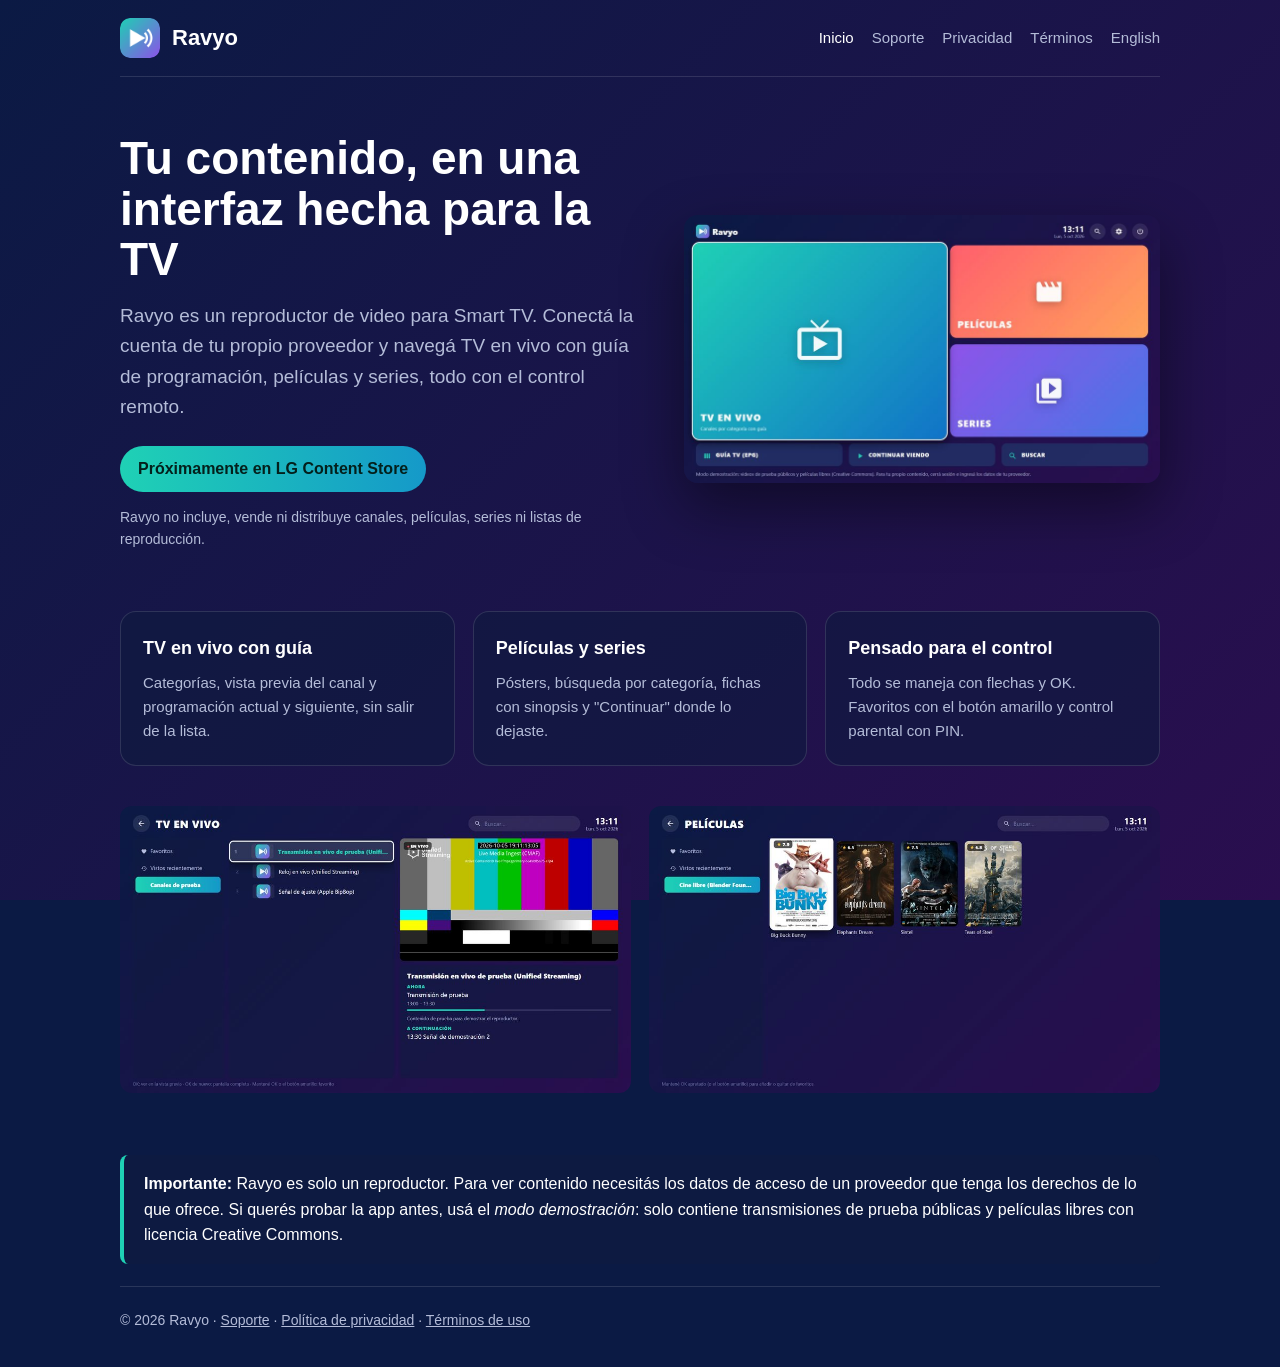
<file: index.html>
<!DOCTYPE html>
<html lang="es">
<head>
  <meta charset="UTF-8">
  <meta name="viewport" content="width=device-width, initial-scale=1">
  <title>Ravyo — Reproductor para tu TV</title>
  <meta name="description" content="Ravyo es un reproductor de video para Smart TV. Conectá la cuenta de tu propio proveedor y disfrutá de TV en vivo, películas y series con una interfaz moderna.">
  <link rel="icon" href="img/favicon.png">
  <link rel="stylesheet" href="style.css">
</head>
<body>
  <div class="wrap">
    <header class="site">
      <a class="brand" href="./"><img src="img/icon.png" alt=""> Ravyo</a>
      <nav class="site">
        <a href="./" aria-current="page">Inicio</a>
        <a href="soporte.html">Soporte</a>
        <a href="privacidad.html">Privacidad</a>
        <a href="terminos.html">Términos</a>
        <a href="en/">English</a>
      </nav>
    </header>

    <section class="hero">
      <div>
        <h1>Tu contenido, en una interfaz hecha para la TV</h1>
        <p class="lead">Ravyo es un reproductor de video para Smart TV. Conectá la cuenta de tu propio proveedor y navegá TV en vivo con guía de programación, películas y series, todo con el control remoto.</p>
        <span class="badge">Próximamente en LG Content Store</span>
        <p class="note">Ravyo no incluye, vende ni distribuye canales, películas, series ni listas de reproducción.</p>
      </div>
      <img class="shot" src="img/home.jpg" alt="Pantalla de inicio de Ravyo">
    </section>

    <section class="features">
      <div class="card"><h3>TV en vivo con guía</h3><p>Categorías, vista previa del canal y programación actual y siguiente, sin salir de la lista.</p></div>
      <div class="card"><h3>Películas y series</h3><p>Pósters, búsqueda por categoría, fichas con sinopsis y "Continuar" donde lo dejaste.</p></div>
      <div class="card"><h3>Pensado para el control</h3><p>Todo se maneja con flechas y OK. Favoritos con el botón amarillo y control parental con PIN.</p></div>
    </section>

    <section class="gallery">
      <img src="img/live.jpg" alt="TV en vivo con vista previa y guía">
      <img src="img/movies.jpg" alt="Catálogo de películas">
    </section>

    <div class="disclaimer">
      <strong>Importante:</strong> Ravyo es solo un reproductor. Para ver contenido necesitás los datos de acceso de un proveedor que tenga los derechos de lo que ofrece. Si querés probar la app antes, usá el <em>modo demostración</em>: solo contiene transmisiones de prueba públicas y películas libres con licencia Creative Commons.
    </div>

    <footer class="site">
      © 2026 Ravyo · <a href="soporte.html">Soporte</a> · <a href="privacidad.html">Política de privacidad</a> · <a href="terminos.html">Términos de uso</a>
    </footer>
  </div>
</body>
</html>
</file>
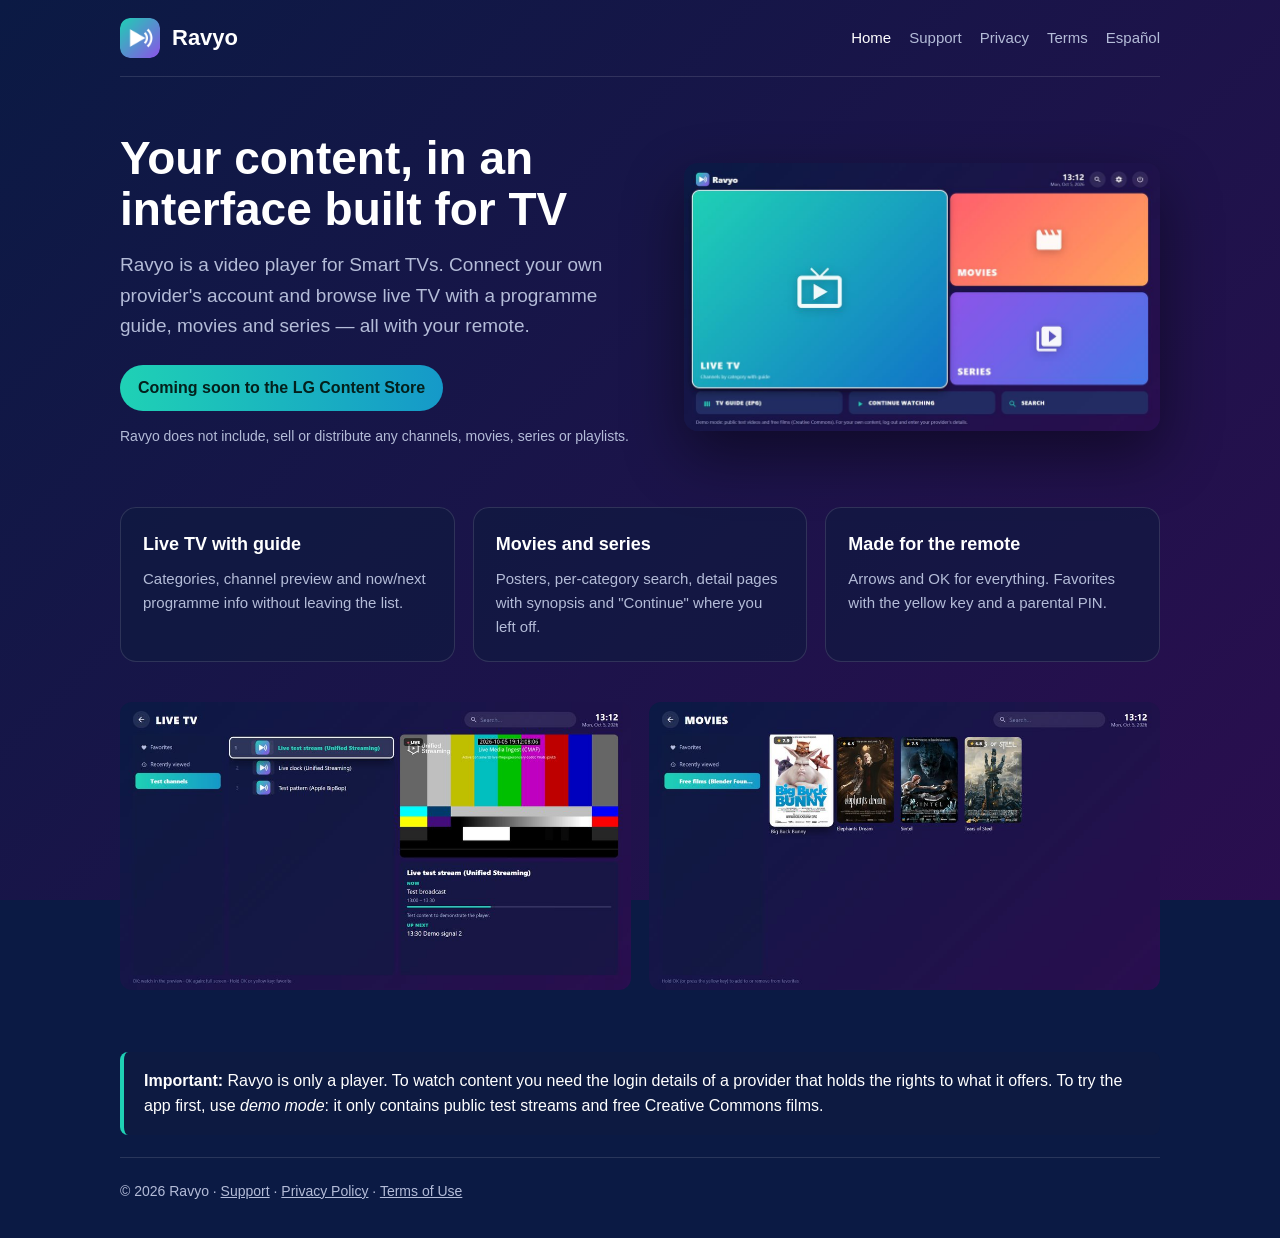
<file: en/index.html>
<!DOCTYPE html>
<html lang="en">
<head>
  <meta charset="UTF-8">
  <meta name="viewport" content="width=device-width, initial-scale=1">
  <title>Ravyo — A video player for your TV</title>
  <meta name="description" content="Ravyo is a video player for Smart TVs. Connect your own provider's account and enjoy live TV, movies and series with a modern, remote-friendly interface.">
  <link rel="icon" href="../img/favicon.png">
  <link rel="stylesheet" href="../style.css">
</head>
<body>
  <div class="wrap">
    <header class="site">
      <a class="brand" href="./"><img src="../img/icon.png" alt=""> Ravyo</a>
      <nav class="site">
        <a href="./" aria-current="page">Home</a>
        <a href="support.html">Support</a>
        <a href="privacy.html">Privacy</a>
        <a href="terms.html">Terms</a>
        <a href="../">Español</a>
      </nav>
    </header>

    <section class="hero">
      <div>
        <h1>Your content, in an interface built for TV</h1>
        <p class="lead">Ravyo is a video player for Smart TVs. Connect your own provider's account and browse live TV with a programme guide, movies and series — all with your remote.</p>
        <span class="badge">Coming soon to the LG Content Store</span>
        <p class="note">Ravyo does not include, sell or distribute any channels, movies, series or playlists.</p>
      </div>
      <img class="shot" src="../img/en/home.jpg" alt="Ravyo home screen">
    </section>

    <section class="features">
      <div class="card"><h3>Live TV with guide</h3><p>Categories, channel preview and now/next programme info without leaving the list.</p></div>
      <div class="card"><h3>Movies and series</h3><p>Posters, per-category search, detail pages with synopsis and "Continue" where you left off.</p></div>
      <div class="card"><h3>Made for the remote</h3><p>Arrows and OK for everything. Favorites with the yellow key and a parental PIN.</p></div>
    </section>

    <section class="gallery">
      <img src="../img/en/live.jpg" alt="Live TV with preview and guide">
      <img src="../img/en/movies.jpg" alt="Movie catalog">
    </section>

    <div class="disclaimer">
      <strong>Important:</strong> Ravyo is only a player. To watch content you need the login details of a provider that holds the rights to what it offers. To try the app first, use <em>demo mode</em>: it only contains public test streams and free Creative Commons films.
    </div>

    <footer class="site">
      © 2026 Ravyo · <a href="support.html">Support</a> · <a href="privacy.html">Privacy Policy</a> · <a href="terms.html">Terms of Use</a>
    </footer>
  </div>
</body>
</html>
</file>
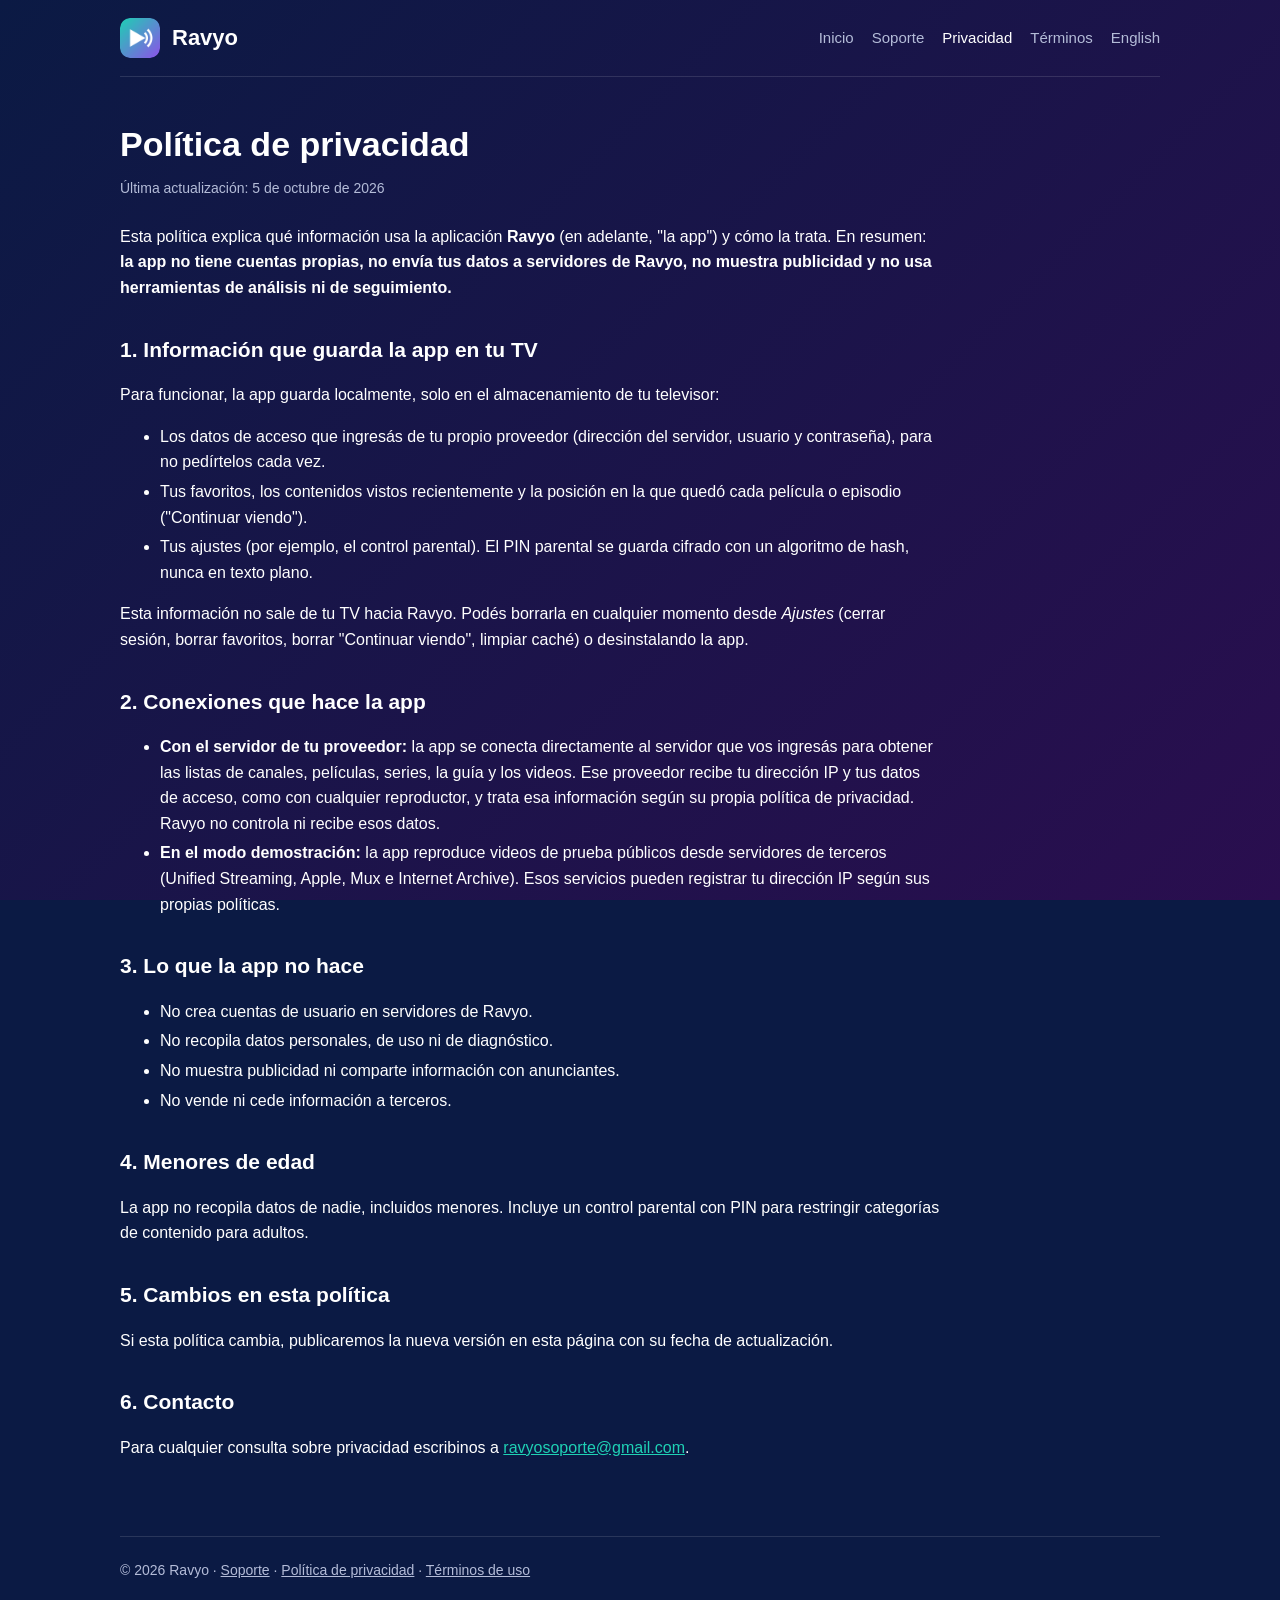
<file: privacidad.html>
<!DOCTYPE html>
<html lang="es">
<head>
  <meta charset="UTF-8">
  <meta name="viewport" content="width=device-width, initial-scale=1">
  <title>Política de privacidad — Ravyo</title>
  <link rel="icon" href="img/favicon.png">
  <link rel="stylesheet" href="style.css">
</head>
<body>
  <div class="wrap">
    <header class="site">
      <a class="brand" href="./"><img src="img/icon.png" alt=""> Ravyo</a>
      <nav class="site">
        <a href="./">Inicio</a>
        <a href="soporte.html">Soporte</a>
        <a href="privacidad.html" aria-current="page">Privacidad</a>
        <a href="terminos.html">Términos</a>
        <a href="en/privacy.html">English</a>
      </nav>
    </header>

    <main class="doc">
      <h1>Política de privacidad</h1>
      <p class="updated">Última actualización: 5 de octubre de 2026</p>

      <p>Esta política explica qué información usa la aplicación <strong>Ravyo</strong> (en adelante, "la app") y cómo la trata. En resumen: <strong>la app no tiene cuentas propias, no envía tus datos a servidores de Ravyo, no muestra publicidad y no usa herramientas de análisis ni de seguimiento.</strong></p>

      <h2>1. Información que guarda la app en tu TV</h2>
      <p>Para funcionar, la app guarda localmente, solo en el almacenamiento de tu televisor:</p>
      <ul>
        <li>Los datos de acceso que ingresás de tu propio proveedor (dirección del servidor, usuario y contraseña), para no pedírtelos cada vez.</li>
        <li>Tus favoritos, los contenidos vistos recientemente y la posición en la que quedó cada película o episodio ("Continuar viendo").</li>
        <li>Tus ajustes (por ejemplo, el control parental). El PIN parental se guarda cifrado con un algoritmo de hash, nunca en texto plano.</li>
      </ul>
      <p>Esta información no sale de tu TV hacia Ravyo. Podés borrarla en cualquier momento desde <em>Ajustes</em> (cerrar sesión, borrar favoritos, borrar "Continuar viendo", limpiar caché) o desinstalando la app.</p>

      <h2>2. Conexiones que hace la app</h2>
      <ul>
        <li><strong>Con el servidor de tu proveedor:</strong> la app se conecta directamente al servidor que vos ingresás para obtener las listas de canales, películas, series, la guía y los videos. Ese proveedor recibe tu dirección IP y tus datos de acceso, como con cualquier reproductor, y trata esa información según su propia política de privacidad. Ravyo no controla ni recibe esos datos.</li>
        <li><strong>En el modo demostración:</strong> la app reproduce videos de prueba públicos desde servidores de terceros (Unified Streaming, Apple, Mux e Internet Archive). Esos servicios pueden registrar tu dirección IP según sus propias políticas.</li>
      </ul>

      <h2>3. Lo que la app no hace</h2>
      <ul>
        <li>No crea cuentas de usuario en servidores de Ravyo.</li>
        <li>No recopila datos personales, de uso ni de diagnóstico.</li>
        <li>No muestra publicidad ni comparte información con anunciantes.</li>
        <li>No vende ni cede información a terceros.</li>
      </ul>

      <h2>4. Menores de edad</h2>
      <p>La app no recopila datos de nadie, incluidos menores. Incluye un control parental con PIN para restringir categorías de contenido para adultos.</p>

      <h2>5. Cambios en esta política</h2>
      <p>Si esta política cambia, publicaremos la nueva versión en esta página con su fecha de actualización.</p>

      <h2>6. Contacto</h2>
      <p>Para cualquier consulta sobre privacidad escribinos a <a href="mailto:ravyosoporte@gmail.com">ravyosoporte@gmail.com</a>.</p>
    </main>

    <footer class="site">
      © 2026 Ravyo · <a href="soporte.html">Soporte</a> · <a href="privacidad.html">Política de privacidad</a> · <a href="terminos.html">Términos de uso</a>
    </footer>
  </div>
</body>
</html>
</file>
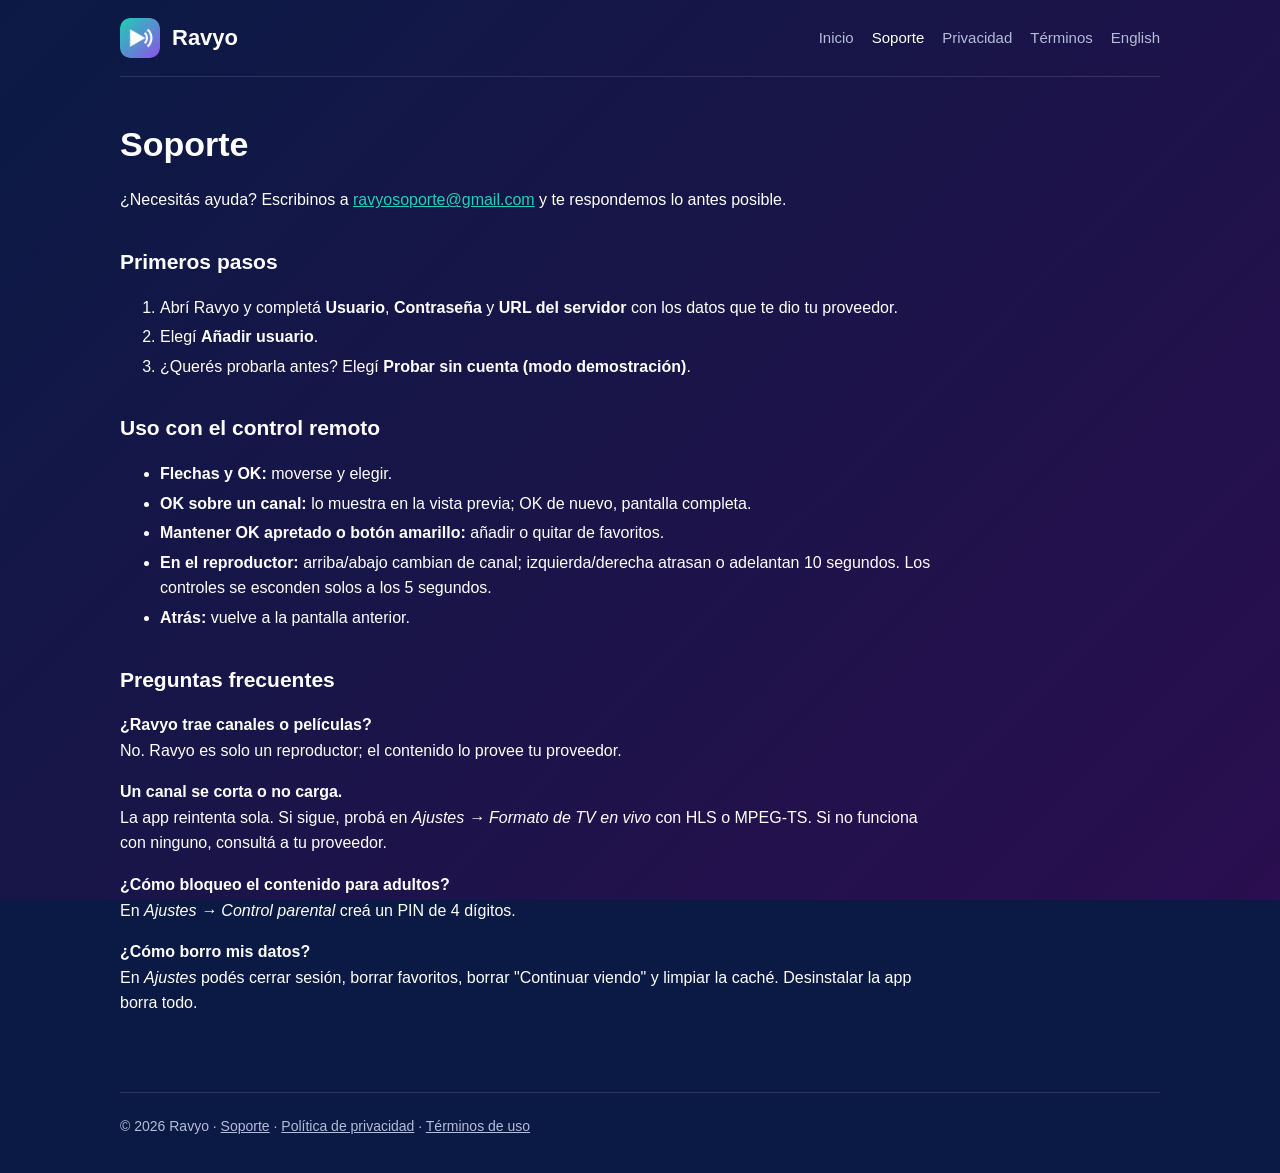
<file: soporte.html>
<!DOCTYPE html>
<html lang="es">
<head>
  <meta charset="UTF-8">
  <meta name="viewport" content="width=device-width, initial-scale=1">
  <title>Soporte — Ravyo</title>
  <link rel="icon" href="img/favicon.png">
  <link rel="stylesheet" href="style.css">
</head>
<body>
  <div class="wrap">
    <header class="site">
      <a class="brand" href="./"><img src="img/icon.png" alt=""> Ravyo</a>
      <nav class="site">
        <a href="./">Inicio</a>
        <a href="soporte.html" aria-current="page">Soporte</a>
        <a href="privacidad.html">Privacidad</a>
        <a href="terminos.html">Términos</a>
        <a href="en/support.html">English</a>
      </nav>
    </header>

    <main class="doc">
      <h1>Soporte</h1>
      <p>¿Necesitás ayuda? Escribinos a <a href="mailto:ravyosoporte@gmail.com">ravyosoporte@gmail.com</a> y te respondemos lo antes posible.</p>

      <h2>Primeros pasos</h2>
      <ol>
        <li>Abrí Ravyo y completá <strong>Usuario</strong>, <strong>Contraseña</strong> y <strong>URL del servidor</strong> con los datos que te dio tu proveedor.</li>
        <li>Elegí <strong>Añadir usuario</strong>.</li>
        <li>¿Querés probarla antes? Elegí <strong>Probar sin cuenta (modo demostración)</strong>.</li>
      </ol>

      <h2>Uso con el control remoto</h2>
      <ul>
        <li><strong>Flechas y OK:</strong> moverse y elegir.</li>
        <li><strong>OK sobre un canal:</strong> lo muestra en la vista previa; OK de nuevo, pantalla completa.</li>
        <li><strong>Mantener OK apretado o botón amarillo:</strong> añadir o quitar de favoritos.</li>
        <li><strong>En el reproductor:</strong> arriba/abajo cambian de canal; izquierda/derecha atrasan o adelantan 10 segundos. Los controles se esconden solos a los 5 segundos.</li>
        <li><strong>Atrás:</strong> vuelve a la pantalla anterior.</li>
      </ul>

      <h2>Preguntas frecuentes</h2>
      <p><strong>¿Ravyo trae canales o películas?</strong><br>No. Ravyo es solo un reproductor; el contenido lo provee tu proveedor.</p>
      <p><strong>Un canal se corta o no carga.</strong><br>La app reintenta sola. Si sigue, probá en <em>Ajustes → Formato de TV en vivo</em> con HLS o MPEG-TS. Si no funciona con ninguno, consultá a tu proveedor.</p>
      <p><strong>¿Cómo bloqueo el contenido para adultos?</strong><br>En <em>Ajustes → Control parental</em> creá un PIN de 4 dígitos.</p>
      <p><strong>¿Cómo borro mis datos?</strong><br>En <em>Ajustes</em> podés cerrar sesión, borrar favoritos, borrar "Continuar viendo" y limpiar la caché. Desinstalar la app borra todo.</p>
    </main>

    <footer class="site">
      © 2026 Ravyo · <a href="soporte.html">Soporte</a> · <a href="privacidad.html">Política de privacidad</a> · <a href="terminos.html">Términos de uso</a>
    </footer>
  </div>
</body>
</html>
</file>
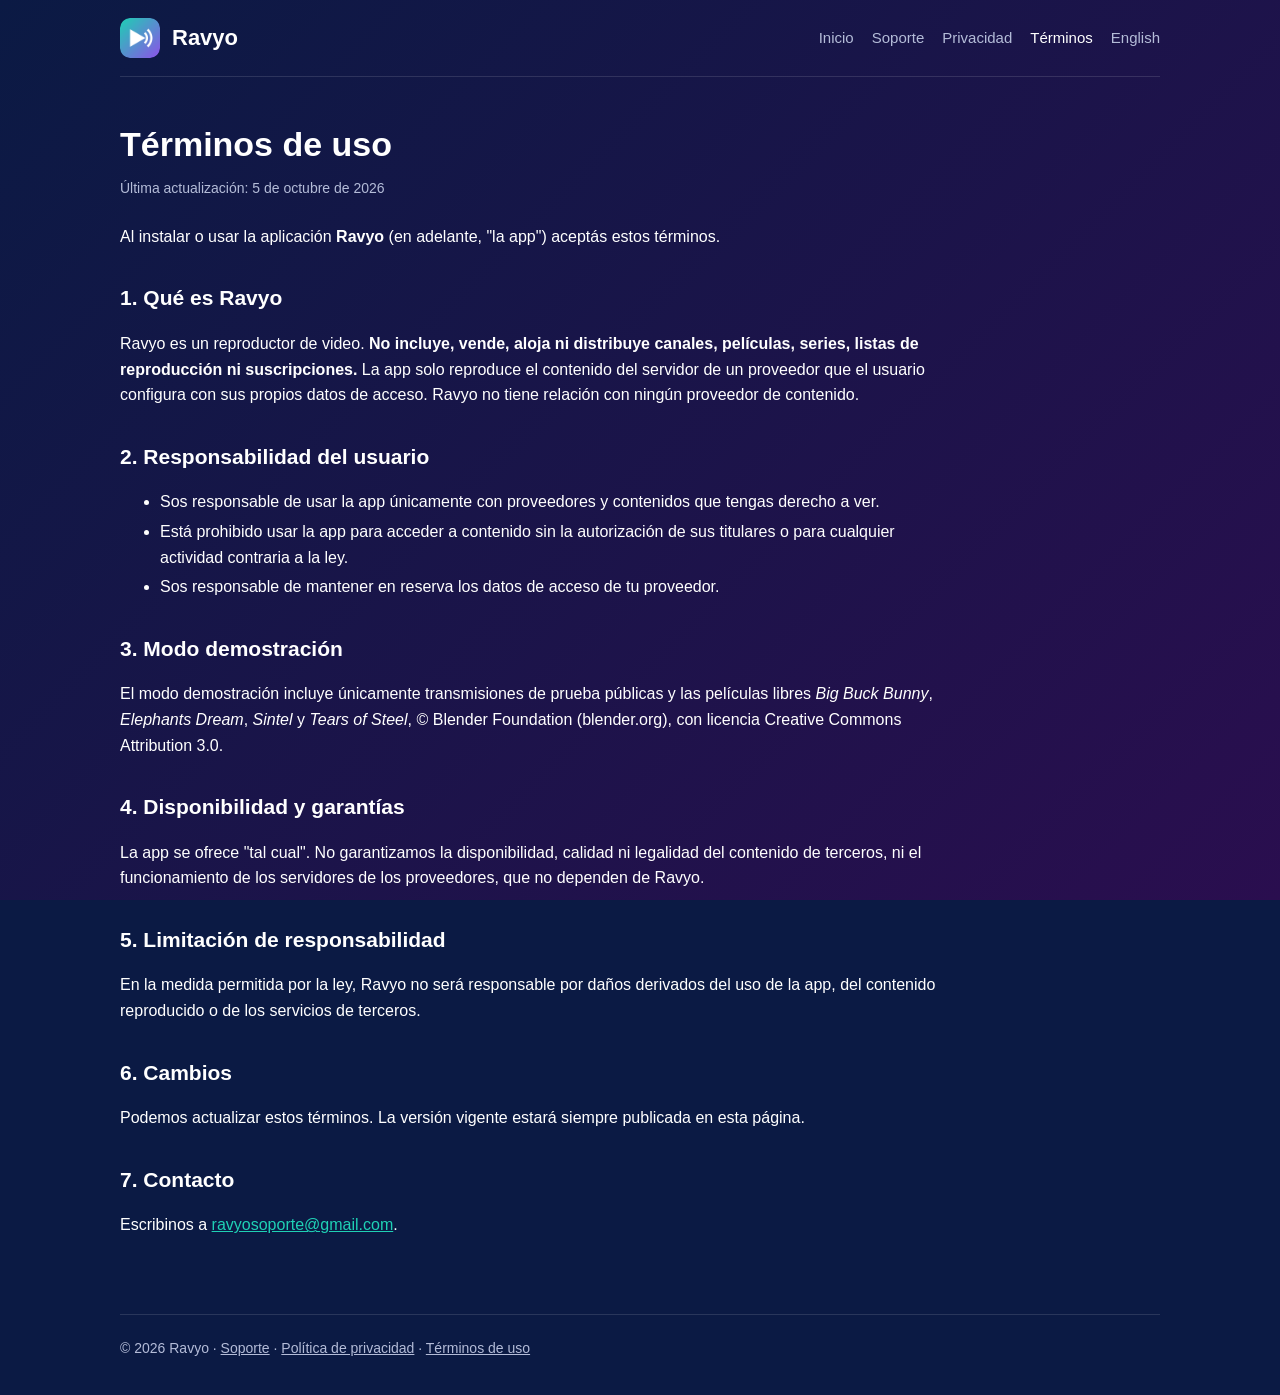
<file: terminos.html>
<!DOCTYPE html>
<html lang="es">
<head>
  <meta charset="UTF-8">
  <meta name="viewport" content="width=device-width, initial-scale=1">
  <title>Términos de uso — Ravyo</title>
  <link rel="icon" href="img/favicon.png">
  <link rel="stylesheet" href="style.css">
</head>
<body>
  <div class="wrap">
    <header class="site">
      <a class="brand" href="./"><img src="img/icon.png" alt=""> Ravyo</a>
      <nav class="site">
        <a href="./">Inicio</a>
        <a href="soporte.html">Soporte</a>
        <a href="privacidad.html">Privacidad</a>
        <a href="terminos.html" aria-current="page">Términos</a>
        <a href="en/terms.html">English</a>
      </nav>
    </header>

    <main class="doc">
      <h1>Términos de uso</h1>
      <p class="updated">Última actualización: 5 de octubre de 2026</p>

      <p>Al instalar o usar la aplicación <strong>Ravyo</strong> (en adelante, "la app") aceptás estos términos.</p>

      <h2>1. Qué es Ravyo</h2>
      <p>Ravyo es un reproductor de video. <strong>No incluye, vende, aloja ni distribuye canales, películas, series, listas de reproducción ni suscripciones.</strong> La app solo reproduce el contenido del servidor de un proveedor que el usuario configura con sus propios datos de acceso. Ravyo no tiene relación con ningún proveedor de contenido.</p>

      <h2>2. Responsabilidad del usuario</h2>
      <ul>
        <li>Sos responsable de usar la app únicamente con proveedores y contenidos que tengas derecho a ver.</li>
        <li>Está prohibido usar la app para acceder a contenido sin la autorización de sus titulares o para cualquier actividad contraria a la ley.</li>
        <li>Sos responsable de mantener en reserva los datos de acceso de tu proveedor.</li>
      </ul>

      <h2>3. Modo demostración</h2>
      <p>El modo demostración incluye únicamente transmisiones de prueba públicas y las películas libres <em>Big Buck Bunny</em>, <em>Elephants Dream</em>, <em>Sintel</em> y <em>Tears of Steel</em>, © Blender Foundation (blender.org), con licencia Creative Commons Attribution 3.0.</p>

      <h2>4. Disponibilidad y garantías</h2>
      <p>La app se ofrece "tal cual". No garantizamos la disponibilidad, calidad ni legalidad del contenido de terceros, ni el funcionamiento de los servidores de los proveedores, que no dependen de Ravyo.</p>

      <h2>5. Limitación de responsabilidad</h2>
      <p>En la medida permitida por la ley, Ravyo no será responsable por daños derivados del uso de la app, del contenido reproducido o de los servicios de terceros.</p>

      <h2>6. Cambios</h2>
      <p>Podemos actualizar estos términos. La versión vigente estará siempre publicada en esta página.</p>

      <h2>7. Contacto</h2>
      <p>Escribinos a <a href="mailto:ravyosoporte@gmail.com">ravyosoporte@gmail.com</a>.</p>
    </main>

    <footer class="site">
      © 2026 Ravyo · <a href="soporte.html">Soporte</a> · <a href="privacidad.html">Política de privacidad</a> · <a href="terminos.html">Términos de uso</a>
    </footer>
  </div>
</body>
</html>
</file>
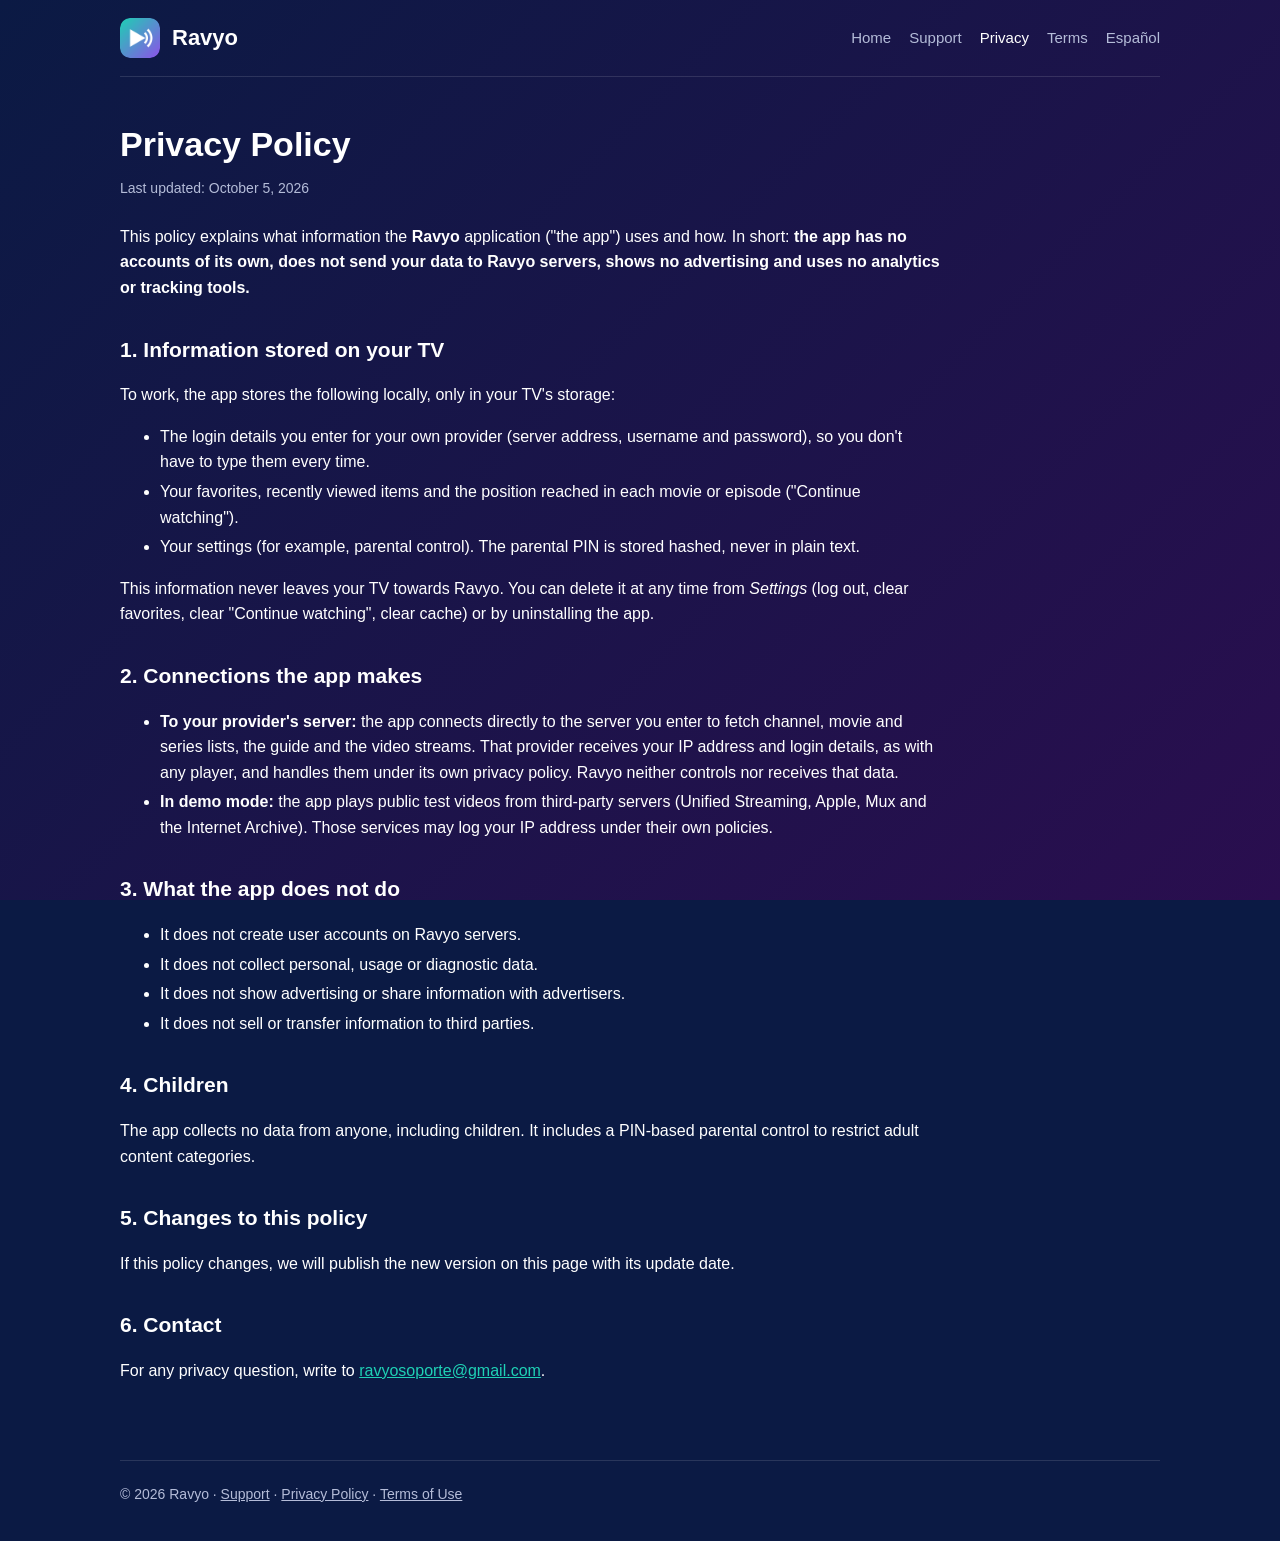
<file: en/privacy.html>
<!DOCTYPE html>
<html lang="en">
<head>
  <meta charset="UTF-8">
  <meta name="viewport" content="width=device-width, initial-scale=1">
  <title>Privacy Policy — Ravyo</title>
  <link rel="icon" href="../img/favicon.png">
  <link rel="stylesheet" href="../style.css">
</head>
<body>
  <div class="wrap">
    <header class="site">
      <a class="brand" href="./"><img src="../img/icon.png" alt=""> Ravyo</a>
      <nav class="site">
        <a href="./">Home</a>
        <a href="support.html">Support</a>
        <a href="privacy.html" aria-current="page">Privacy</a>
        <a href="terms.html">Terms</a>
        <a href="../privacidad.html">Español</a>
      </nav>
    </header>

    <main class="doc">
      <h1>Privacy Policy</h1>
      <p class="updated">Last updated: October 5, 2026</p>

      <p>This policy explains what information the <strong>Ravyo</strong> application ("the app") uses and how. In short: <strong>the app has no accounts of its own, does not send your data to Ravyo servers, shows no advertising and uses no analytics or tracking tools.</strong></p>

      <h2>1. Information stored on your TV</h2>
      <p>To work, the app stores the following locally, only in your TV's storage:</p>
      <ul>
        <li>The login details you enter for your own provider (server address, username and password), so you don't have to type them every time.</li>
        <li>Your favorites, recently viewed items and the position reached in each movie or episode ("Continue watching").</li>
        <li>Your settings (for example, parental control). The parental PIN is stored hashed, never in plain text.</li>
      </ul>
      <p>This information never leaves your TV towards Ravyo. You can delete it at any time from <em>Settings</em> (log out, clear favorites, clear "Continue watching", clear cache) or by uninstalling the app.</p>

      <h2>2. Connections the app makes</h2>
      <ul>
        <li><strong>To your provider's server:</strong> the app connects directly to the server you enter to fetch channel, movie and series lists, the guide and the video streams. That provider receives your IP address and login details, as with any player, and handles them under its own privacy policy. Ravyo neither controls nor receives that data.</li>
        <li><strong>In demo mode:</strong> the app plays public test videos from third-party servers (Unified Streaming, Apple, Mux and the Internet Archive). Those services may log your IP address under their own policies.</li>
      </ul>

      <h2>3. What the app does not do</h2>
      <ul>
        <li>It does not create user accounts on Ravyo servers.</li>
        <li>It does not collect personal, usage or diagnostic data.</li>
        <li>It does not show advertising or share information with advertisers.</li>
        <li>It does not sell or transfer information to third parties.</li>
      </ul>

      <h2>4. Children</h2>
      <p>The app collects no data from anyone, including children. It includes a PIN-based parental control to restrict adult content categories.</p>

      <h2>5. Changes to this policy</h2>
      <p>If this policy changes, we will publish the new version on this page with its update date.</p>

      <h2>6. Contact</h2>
      <p>For any privacy question, write to <a href="mailto:ravyosoporte@gmail.com">ravyosoporte@gmail.com</a>.</p>
    </main>

    <footer class="site">
      © 2026 Ravyo · <a href="support.html">Support</a> · <a href="privacy.html">Privacy Policy</a> · <a href="terms.html">Terms of Use</a>
    </footer>
  </div>
</body>
</html>
</file>
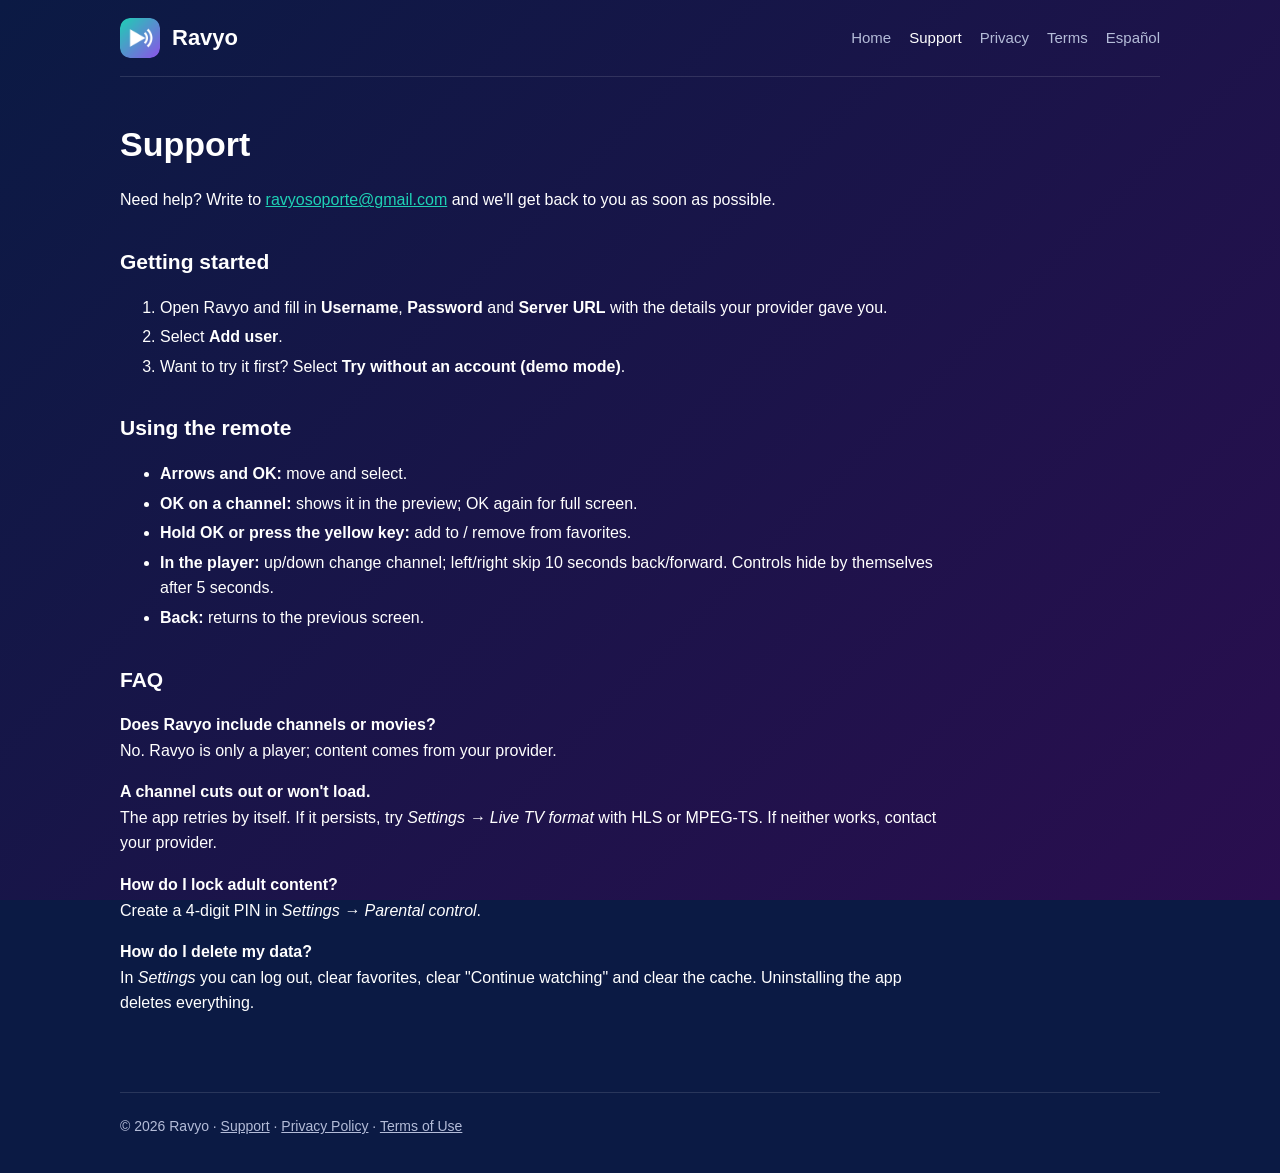
<file: en/support.html>
<!DOCTYPE html>
<html lang="en">
<head>
  <meta charset="UTF-8">
  <meta name="viewport" content="width=device-width, initial-scale=1">
  <title>Support — Ravyo</title>
  <link rel="icon" href="../img/favicon.png">
  <link rel="stylesheet" href="../style.css">
</head>
<body>
  <div class="wrap">
    <header class="site">
      <a class="brand" href="./"><img src="../img/icon.png" alt=""> Ravyo</a>
      <nav class="site">
        <a href="./">Home</a>
        <a href="support.html" aria-current="page">Support</a>
        <a href="privacy.html">Privacy</a>
        <a href="terms.html">Terms</a>
        <a href="../soporte.html">Español</a>
      </nav>
    </header>

    <main class="doc">
      <h1>Support</h1>
      <p>Need help? Write to <a href="mailto:ravyosoporte@gmail.com">ravyosoporte@gmail.com</a> and we'll get back to you as soon as possible.</p>

      <h2>Getting started</h2>
      <ol>
        <li>Open Ravyo and fill in <strong>Username</strong>, <strong>Password</strong> and <strong>Server URL</strong> with the details your provider gave you.</li>
        <li>Select <strong>Add user</strong>.</li>
        <li>Want to try it first? Select <strong>Try without an account (demo mode)</strong>.</li>
      </ol>

      <h2>Using the remote</h2>
      <ul>
        <li><strong>Arrows and OK:</strong> move and select.</li>
        <li><strong>OK on a channel:</strong> shows it in the preview; OK again for full screen.</li>
        <li><strong>Hold OK or press the yellow key:</strong> add to / remove from favorites.</li>
        <li><strong>In the player:</strong> up/down change channel; left/right skip 10 seconds back/forward. Controls hide by themselves after 5 seconds.</li>
        <li><strong>Back:</strong> returns to the previous screen.</li>
      </ul>

      <h2>FAQ</h2>
      <p><strong>Does Ravyo include channels or movies?</strong><br>No. Ravyo is only a player; content comes from your provider.</p>
      <p><strong>A channel cuts out or won't load.</strong><br>The app retries by itself. If it persists, try <em>Settings → Live TV format</em> with HLS or MPEG-TS. If neither works, contact your provider.</p>
      <p><strong>How do I lock adult content?</strong><br>Create a 4-digit PIN in <em>Settings → Parental control</em>.</p>
      <p><strong>How do I delete my data?</strong><br>In <em>Settings</em> you can log out, clear favorites, clear "Continue watching" and clear the cache. Uninstalling the app deletes everything.</p>
    </main>

    <footer class="site">
      © 2026 Ravyo · <a href="support.html">Support</a> · <a href="privacy.html">Privacy Policy</a> · <a href="terms.html">Terms of Use</a>
    </footer>
  </div>
</body>
</html>
</file>
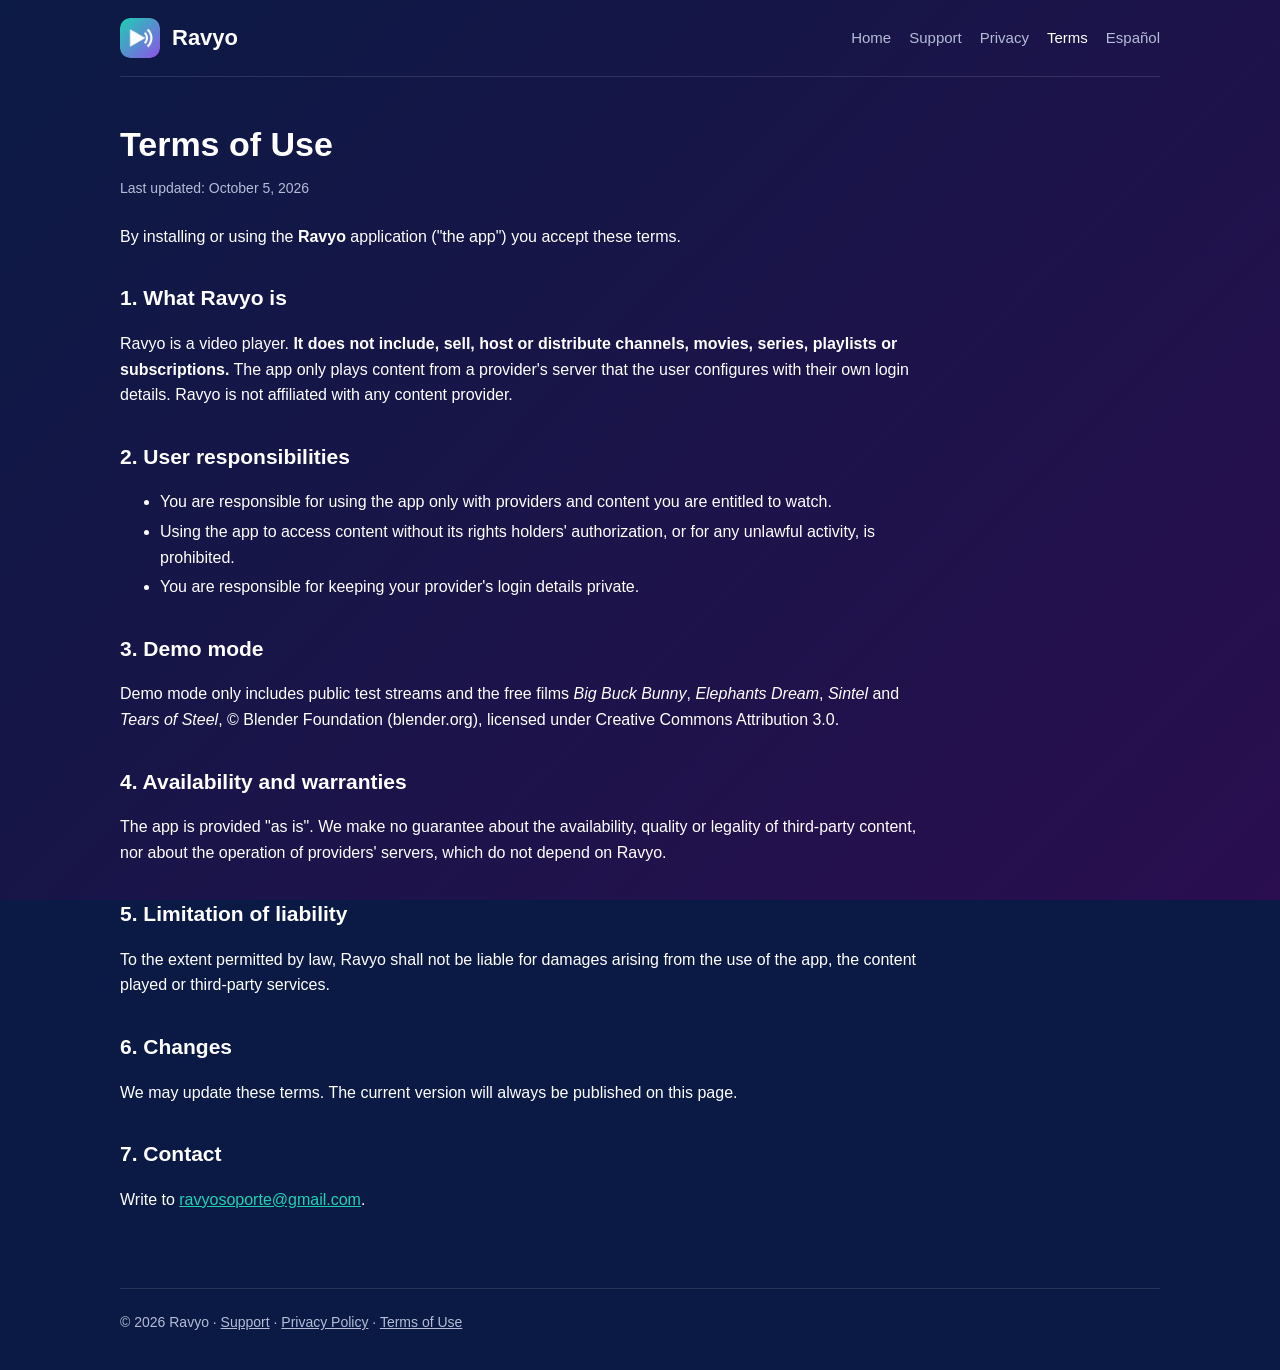
<file: en/terms.html>
<!DOCTYPE html>
<html lang="en">
<head>
  <meta charset="UTF-8">
  <meta name="viewport" content="width=device-width, initial-scale=1">
  <title>Terms of Use — Ravyo</title>
  <link rel="icon" href="../img/favicon.png">
  <link rel="stylesheet" href="../style.css">
</head>
<body>
  <div class="wrap">
    <header class="site">
      <a class="brand" href="./"><img src="../img/icon.png" alt=""> Ravyo</a>
      <nav class="site">
        <a href="./">Home</a>
        <a href="support.html">Support</a>
        <a href="privacy.html">Privacy</a>
        <a href="terms.html" aria-current="page">Terms</a>
        <a href="../terminos.html">Español</a>
      </nav>
    </header>

    <main class="doc">
      <h1>Terms of Use</h1>
      <p class="updated">Last updated: October 5, 2026</p>

      <p>By installing or using the <strong>Ravyo</strong> application ("the app") you accept these terms.</p>

      <h2>1. What Ravyo is</h2>
      <p>Ravyo is a video player. <strong>It does not include, sell, host or distribute channels, movies, series, playlists or subscriptions.</strong> The app only plays content from a provider's server that the user configures with their own login details. Ravyo is not affiliated with any content provider.</p>

      <h2>2. User responsibilities</h2>
      <ul>
        <li>You are responsible for using the app only with providers and content you are entitled to watch.</li>
        <li>Using the app to access content without its rights holders' authorization, or for any unlawful activity, is prohibited.</li>
        <li>You are responsible for keeping your provider's login details private.</li>
      </ul>

      <h2>3. Demo mode</h2>
      <p>Demo mode only includes public test streams and the free films <em>Big Buck Bunny</em>, <em>Elephants Dream</em>, <em>Sintel</em> and <em>Tears of Steel</em>, © Blender Foundation (blender.org), licensed under Creative Commons Attribution 3.0.</p>

      <h2>4. Availability and warranties</h2>
      <p>The app is provided "as is". We make no guarantee about the availability, quality or legality of third-party content, nor about the operation of providers' servers, which do not depend on Ravyo.</p>

      <h2>5. Limitation of liability</h2>
      <p>To the extent permitted by law, Ravyo shall not be liable for damages arising from the use of the app, the content played or third-party services.</p>

      <h2>6. Changes</h2>
      <p>We may update these terms. The current version will always be published on this page.</p>

      <h2>7. Contact</h2>
      <p>Write to <a href="mailto:ravyosoporte@gmail.com">ravyosoporte@gmail.com</a>.</p>
    </main>

    <footer class="site">
      © 2026 Ravyo · <a href="support.html">Support</a> · <a href="privacy.html">Privacy Policy</a> · <a href="terms.html">Terms of Use</a>
    </footer>
  </div>
</body>
</html>
</file>
<file: style.css>
:root {
  --bg-start: #0B1A44;
  --bg-end: #2A0E4F;
  --panel: rgba(16, 26, 64, 0.62);
  --accent: #1FD1B5;
  --accent-2: #8E54E9;
  --text: #FFFFFF;
  --muted: #B4BCD8;
  --line: rgba(255, 255, 255, 0.12);
}

* { box-sizing: border-box; }

html { background: var(--bg-start); }

body {
  margin: 0;
  color: var(--text);
  font-family: 'Segoe UI', Roboto, Helvetica, Arial, sans-serif;
  line-height: 1.6;
  background: linear-gradient(135deg, var(--bg-start), var(--bg-end)) fixed;
  min-height: 100vh;
}

a { color: var(--accent); }

.wrap { max-width: 1080px; margin: 0 auto; padding: 0 20px; }

header.site {
  display: flex; align-items: center; justify-content: space-between; gap: 16px;
  padding: 18px 0; border-bottom: 1px solid var(--line);
}
.brand { display: flex; align-items: center; gap: 12px; color: var(--text); text-decoration: none; font-weight: 800; font-size: 22px; }
.brand img { width: 40px; height: 40px; border-radius: 10px; }
nav.site { display: flex; flex-wrap: wrap; gap: 6px 18px; font-size: 15px; }
nav.site a { color: var(--muted); text-decoration: none; }
nav.site a:hover, nav.site a[aria-current="page"] { color: var(--text); }

.hero { display: grid; grid-template-columns: 1.1fr 1fr; gap: 40px; align-items: center; padding: 56px 0 36px; }
.hero h1 { font-size: 46px; line-height: 1.1; margin: 0 0 16px; }
.hero p.lead { font-size: 19px; color: var(--muted); margin: 0 0 24px; }
.hero img.shot { width: 100%; border-radius: 14px; box-shadow: 0 24px 60px rgba(0, 0, 0, 0.45); }
.badge {
  display: inline-block; padding: 10px 18px; border-radius: 30px; font-weight: 700;
  background: linear-gradient(90deg, var(--accent), #1599C9); color: #04201c;
}
.note { font-size: 14px; color: var(--muted); margin-top: 14px; }

.features { display: grid; grid-template-columns: repeat(3, 1fr); gap: 18px; padding: 10px 0 30px; }
.card { background: var(--panel); border: 1px solid var(--line); border-radius: 16px; padding: 22px; }
.card h3 { margin: 0 0 8px; font-size: 18px; }
.card p { margin: 0; color: var(--muted); font-size: 15px; }

.gallery { display: grid; grid-template-columns: repeat(2, 1fr); gap: 18px; padding: 10px 0 40px; }
.gallery img { width: 100%; border-radius: 12px; display: block; }

.doc { max-width: 820px; padding: 40px 0 60px; }
.doc h1 { font-size: 34px; margin: 0 0 6px; }
.doc h2 { font-size: 21px; margin: 32px 0 8px; }
.doc .updated { color: var(--muted); font-size: 14px; margin: 0 0 24px; }
.doc li { margin: 4px 0; }
.lang-switch { font-size: 14px; color: var(--muted); }

.disclaimer { border-left: 4px solid var(--accent); background: var(--panel); padding: 16px 20px; border-radius: 8px; margin: 22px 0; }

footer.site { border-top: 1px solid var(--line); padding: 22px 0 36px; color: var(--muted); font-size: 14px; }
footer.site a { color: var(--muted); }

@media (max-width: 760px) {
  .hero { grid-template-columns: 1fr; padding-top: 32px; }
  .hero h1 { font-size: 34px; }
  .features, .gallery { grid-template-columns: 1fr; }
}
</file>
